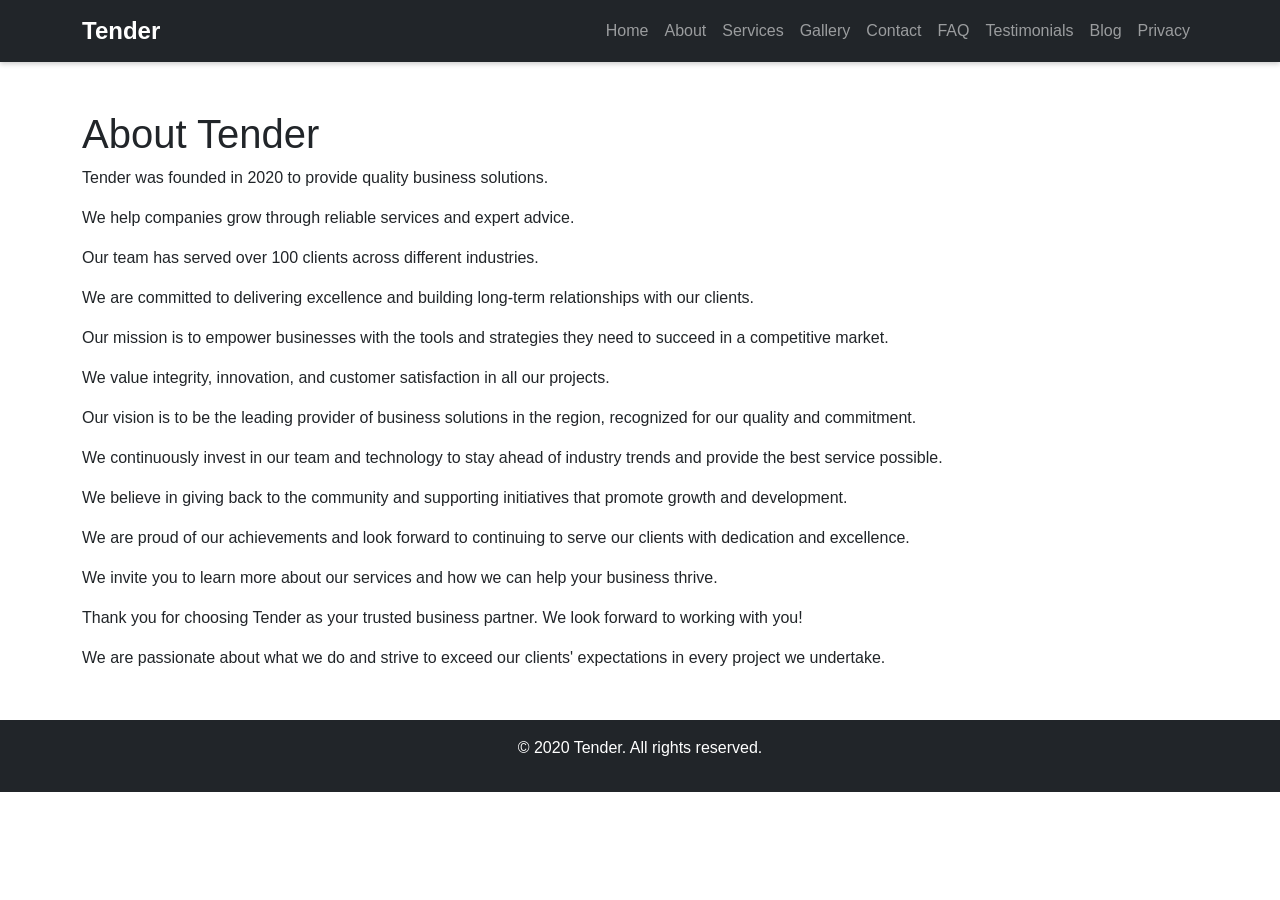
<file: about.html>
<!DOCTYPE html>
<html lang="en">
<head>
    <meta charset="UTF-8">
    <meta name="viewport" content="width=device-width, initial-scale=1.0">
    <title>Tender - About</title>
    <link href="https://cdn.jsdelivr.net/npm/bootstrap@5.3.0-alpha1/dist/css/bootstrap.min.css" rel="stylesheet">
    <link rel="stylesheet" href="styles.css">
</head>
<body class="about-page"></body>
    <nav class="navbar navbar-expand-lg navbar-dark bg-dark">
        <div class="container">
            <a class="navbar-brand" href="index.html">Tender</a>
            <button class="navbar-toggler" type="button" data-bs-toggle="collapse" data-bs-target="#navbarNav">
                <span class="navbar-toggler-icon"></span>
            </button>
            <div class="collapse navbar-collapse" id="navbarNav">
                <ul class="navbar-nav ms-auto">
                    <li class="nav-item"><a class="nav-link" href="Home.html">Home</a></li>
                    <li class="nav-item"><a class="nav-link" href="about.html">About</a></li>
                    <li class="nav-item"><a class="nav-link" href="services.html">Services</a></li>
                    <li class="nav-item"><a class="nav-link" href="gallery.html">Gallery</a></li>
                    <li class="nav-item"><a class="nav-link" href="contact.html">Contact</a></li>
                    <li class="nav-item"><a class="nav-link" href="faq.html">FAQ</a></li>
                    <li class="nav-item"><a class="nav-link" href="testimonials.html">Testimonials</a></li>
                    <li class="nav-item"><a class="nav-link" href="blog.html">Blog</a></li>
                    <li class="nav-item"><a class="nav-link" href="privacy.html">Privacy</a></li>
                </ul>
            </div>
        </div>
    </nav>
    <div class="container my-5">
        <h1>About Tender</h1>
        <p>Tender was founded in 2020 to provide quality business solutions.</p>
        <p>We help companies grow through reliable services and expert advice.</p>
        <p>Our team has served over 100 clients across different industries.</p> 
        <p>We are committed to delivering excellence and building long-term relationships with our clients.</p>
        <p>Our mission is to empower businesses with the tools and strategies they need to succeed in a competitive market.</p> 
        <p>We value integrity, innovation, and customer satisfaction in all our projects.</p>
        <p>Our vision is to be the leading provider of business solutions in the region, recognized for our quality and commitment.</p>
        <p>We continuously invest in our team and technology to stay ahead of industry trends and provide the best service possible.</p>
        <P>We believe in giving back to the community and supporting initiatives that promote growth and development.</p>
        <P>We are proud of our achievements and look forward to continuing to serve our clients with dedication and excellence.</p>
         <p>We invite you to learn more about our services and how we can help your business thrive.</p>
        <P>Thank you for choosing Tender as your trusted business partner. We look forward to working with you!</p>
        </P>We are passionate about what we do and strive to exceed our clients' expectations in every project we undertake.</p>
    </div>
    <footer class="bg-dark text-white text-center py-3">
        <p>&copy; 2020 Tender. All rights reserved.</p>
    </footer>
    <script src="https://cdn.jsdelivr.net/npm/bootstrap@5.3.0-alpha1/dist/js/bootstrap.bundle.min.js"></script>
    <script src="script.js"></script>
    <!-- Back to Top Button -->
<button onclick="topFunction()" id="topBtn" title="Go to top">↑</button>

<style>
/* Back to Top Button Styles */
#topBtn {
    display: none;
    position: fixed;
    bottom: 30px;
    right: 30px;
    z-index: 99;
    border: none;
    outline: none;
    background-color: #3498db;
    color: white;
    cursor: pointer;
    padding: 15px 20px;
    border-radius: 50px;
    font-size: 18px;
    transition: background-color 0.3s ease;
    box-shadow: 0 4px 15px rgba(52, 152, 219, 0.4);
}

#topBtn:hover {
    background-color: #2980b9;
    box-shadow: 0 6px 20px rgba(52, 152, 219, 0.6);
}

/* Dark Mode Back to Top Button */
.dark-mode #topBtn {
    background-color: #0f3460;
    box-shadow: 0 4px 15px rgba(15, 52, 96, 0.4);
}

.dark-mode #topBtn:hover {
    background-color: #1a4a7a;
}
</style>

<script>
// When the user scrolls down 20px, show the button
window.onscroll = function() {
    let btn = document.getElementById('topBtn');
    if (document.body.scrollTop > 20 || document.documentElement.scrollTop > 20) {
        btn.style.display = 'block';
    } else {
        btn.style.display = 'none';
    }
};

// When the user clicks on the button, scroll to the top of the document
function topFunction() {
    window.scrollTo({
        top: 0,
        behavior: 'smooth'
    });
}
</script>
</body>
</html>
</file>
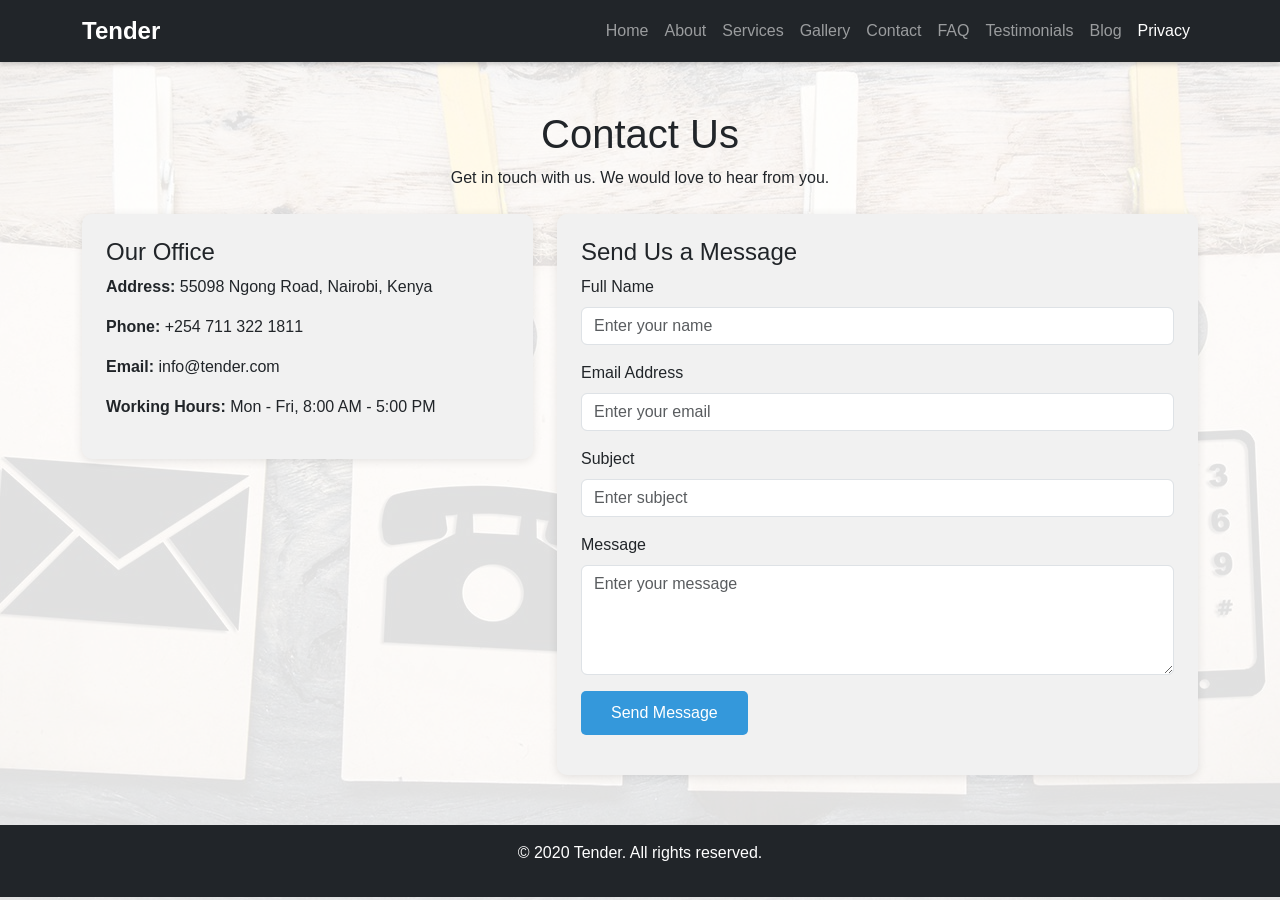
<file: contact.html>
<!DOCTYPE html>
<html lang="en">
<head>
    <meta charset="UTF-8">
    <meta name="viewport" content="width=device-width, initial-scale=1.0">
    <title>Tender - Contact</title>
    <link href="https://cdn.jsdelivr.net/npm/bootstrap@5.3.0-alpha1/dist/css/bootstrap.min.css" rel="stylesheet">
    <link rel="stylesheet" href="styles.css">
</head>
<body class="contact-page"></body>

    <nav class="navbar navbar-expand-lg navbar-dark bg-dark">
        <div class="container">
            <a class="navbar-brand" href="index.html">Tender</a>
            <button class="navbar-toggler" type="button" data-bs-toggle="collapse" data-bs-target="#navbarNav">
                <span class="navbar-toggler-icon"></span>
            </button>
            <div class="collapse navbar-collapse" id="navbarNav">
                <ul class="navbar-nav ms-auto">
                    <li class="nav-item"><a class="nav-link" href="Home.html">Home</a></li>
                    <li class="nav-item"><a class="nav-link" href="about.html">About</a></li>
                    <li class="nav-item"><a class="nav-link" href="services.html">Services</a></li>
                    <li class="nav-item"><a class="nav-link" href="gallery.html">Gallery</a></li>
                    <li class="nav-item"><a class="nav-link" href="contact.html">Contact</a></li>
                    <li class="nav-item"><a class="nav-link" href="faq.html">FAQ</a></li>
                    <li class="nav-item"><a class="nav-link" href="testimonials.html">Testimonials</a></li>
                    <li class="nav-item"><a class="nav-link" href="blog.html">Blog</a></li>
                        <li class="nav-item"><a class="nav-link active" href="privacy.html">Privacy</a></li>

                </ul>
            </div>
        </div>
    </nav>

    <div class="container my-5">
        <h1 class="text-center">Contact Us</h1>
        <p class="text-center mb-4">Get in touch with us. We would love to hear from you.</p>

        <div class="row">
            <!-- Contact Information -->
            <div class="col-md-5 mb-4">
                <div class="card p-4">
                    <h4>Our Office</h4>
                    <p><strong>Address:</strong> 55098 Ngong Road, Nairobi, Kenya</p>
                    <p><strong>Phone:</strong> +254 711 322 1811</p>
                    <p><strong>Email:</strong> info@tender.com</p>
                    <p><strong>Working Hours:</strong> Mon - Fri, 8:00 AM - 5:00 PM</p>
                </div>
            </div>

            <!-- Contact Form -->
            <div class="col-md-7">
                <div class="card p-4">
                    <h4>Send Us a Message</h4>
                    <form id="contactForm">
                        <div class="mb-3">
                            <label for="name" class="form-label">Full Name</label>
                            <input type="text" class="form-control" id="name" placeholder="Enter your name">
                            <div class="error-message text-danger" id="nameError"></div>
                        </div>

                        <div class="mb-3">
                            <label for="email" class="form-label">Email Address</label>
                            <input type="email" class="form-control" id="email" placeholder="Enter your email">
                            <div class="error-message text-danger" id="emailError"></div>
                        </div>

                        <div class="mb-3">
                            <label for="subject" class="form-label">Subject</label>
                            <input type="text" class="form-control" id="subject" placeholder="Enter subject">
                            <div class="error-message text-danger" id="subjectError"></div>
                        </div>

                        <div class="mb-3">
                            <label for="message" class="form-label">Message</label>
                            <textarea class="form-control" id="message" rows="4" placeholder="Enter your message"></textarea>
                            <div class="error-message text-danger" id="messageError"></div>
                        </div>

                        <button type="submit" class="btn btn-primary">Send Message</button>
                        <div id="formSuccess" class="mt-3"></div>
                    </form>
                </div>
            </div>
        </div>
    </div>

    <footer class="bg-dark text-white text-center py-3">
        <p>&copy; 2020 Tender. All rights reserved.</p>
    </footer>

    <script src="https://cdn.jsdelivr.net/npm/bootstrap@5.3.0-alpha1/dist/js/bootstrap.bundle.min.js"></script>
     <script srscript.js"></script>
    <!-- Back to Top Button -->
<button onclick="topFunction()" id="topBtn" title="Go to top">↑</button>

<style>
/* Back to Top Button Styles */
#topBtn {
    display: none;
    position: fixed;
    bottom: 30px;
    right: 30px;
    z-index: 99;
    border: none;
    outline: none;
    background-color: #3498db;
    color: white;
    cursor: pointer;
    padding: 15px 20px;
    border-radius: 50px;
    font-size: 18px;
    transition: background-color 0.3s ease;
    box-shadow: 0 4px 15px rgba(52, 152, 219, 0.4);
}

#topBtn:hover {
    background-color: #2980b9;
    box-shadow: 0 6px 20px rgba(52, 152, 219, 0.6);
}

/* Dark Mode Back to Top Button */
.dark-mode #topBtn {
    background-color: #0f3460;
    box-shadow: 0 4px 15px rgba(15, 52, 96, 0.4);
}

.dark-mode #topBtn:hover {
    background-color: #1a4a7a;
}
</style>

<script>
// When the user scrolls down 20px, show the button
window.onscroll = function() {
    let btn = document.getElementById('topBtn');
    if (document.body.scrollTop > 20 || document.documentElement.scrollTop > 20) {
        btn.style.display = 'block';
    } else {
        btn.style.display = 'none';
    }
};

// When the user clicks on the button, scroll to the top of the document
function topFunction() {
    window.scrollTo({
        top: 0,
        behavior: 'smooth'
    });
}
</script>
</body>
</html>
</file>
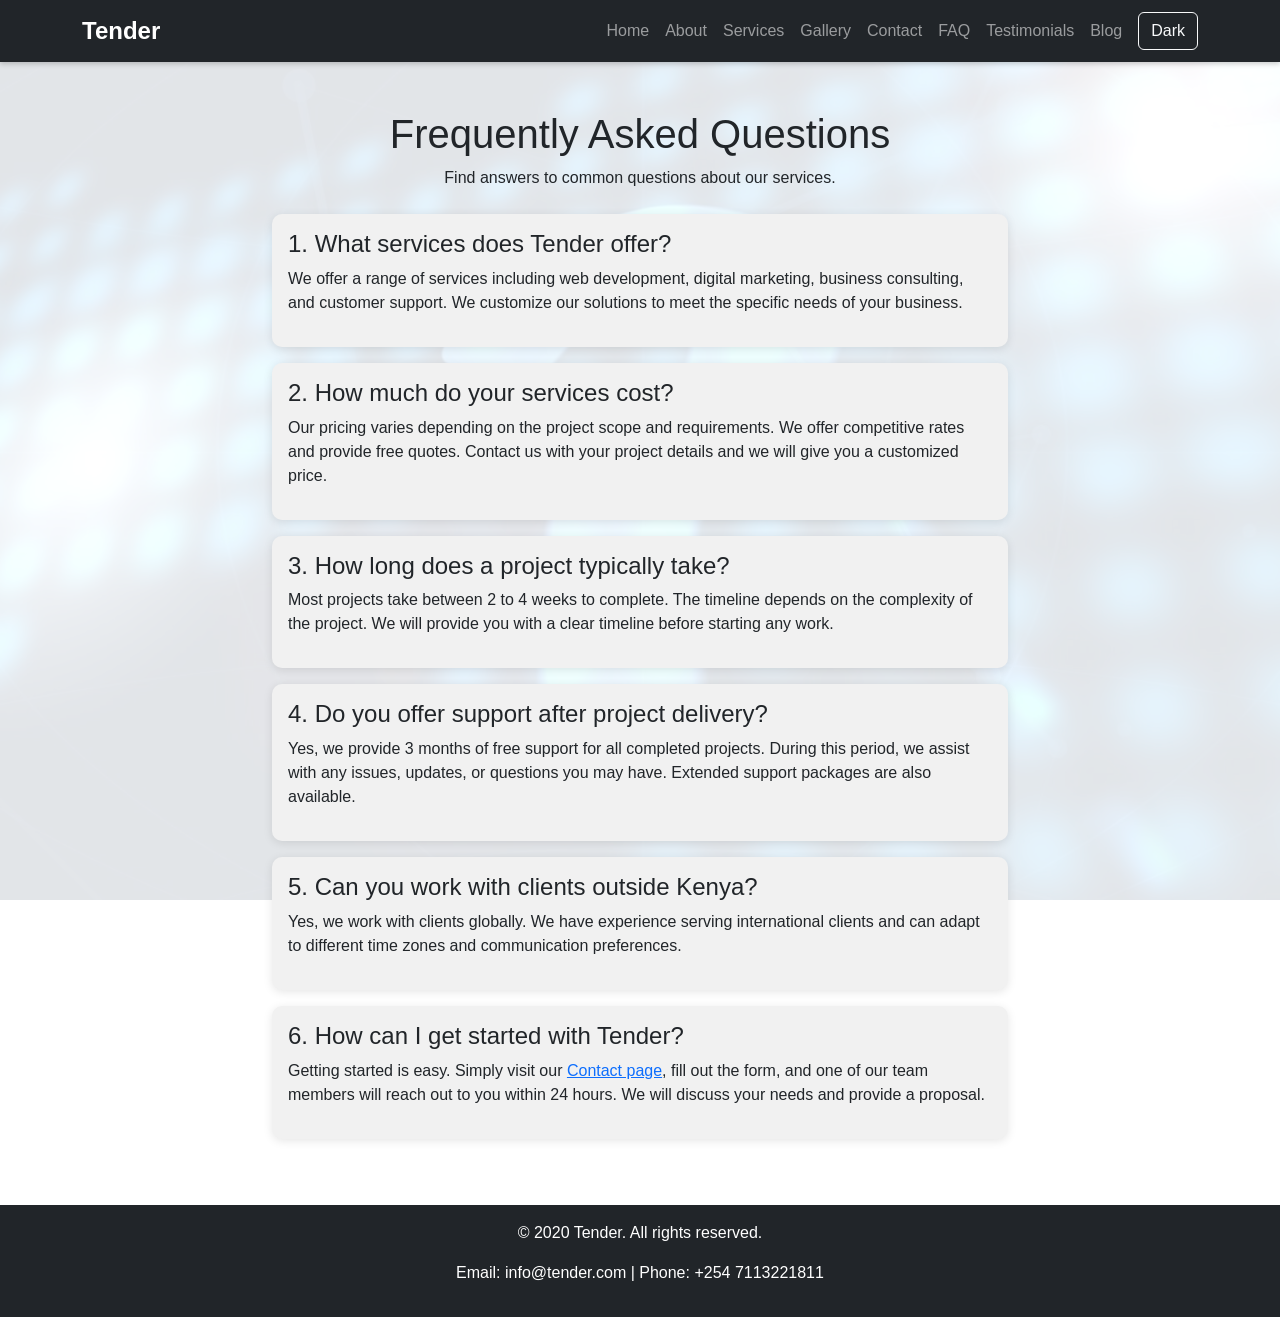
<file: faq.html>
<!DOCTYPE html>
<html lang="en">
<head>
    <meta charset="UTF-8">
    <meta name="viewport" content="width=device-width, initial-scale=1.0">
    <title>Tender - FAQ</title>
    <link href="https://cdn.jsdelivr.net/npm/bootstrap@5.3.0-alpha1/dist/css/bootstrap.min.css" rel="stylesheet">
    <link rel="stylesheet" href="styles.css">
</head>
<body class="faq-page"></body>

    <nav class="navbar navbar-expand-lg navbar-dark bg-dark">
        <div class="container">
            <a class="navbar-brand" href="index.html">Tender</a>
            <button class="navbar-toggler" type="button" data-bs-toggle="collapse" data-bs-target="#navbarNav">
                <span class="navbar-toggler-icon"></span>
            </button>
            <div class="collapse navbar-collapse" id="navbarNav">
                <ul class="navbar-nav ms-auto">
                    <li class="nav-item"><a class="nav-link" href="Home.html">Home</a></li>
                    <li class="nav-item"><a class="nav-link" href="about.html">About</a></li>
                    <li class="nav-item"><a class="nav-link" href="services.html">Services</a></li>
                    <li class="nav-item"><a class="nav-link" href="gallery.html">Gallery</a></li>
                    <li class="nav-item"><a class="nav-link" href="contact.html">Contact</a></li>
                    <li class="nav-item"><a class="nav-link" href="faq.html">FAQ</a></li>
                    <li class="nav-item"><a class="nav-link" href="testimonials.html">Testimonials</a></li>
                    <li class="nav-item"><a class="nav-link" href="blog.html">Blog</a></li> 
                </ul>
                <button id="darkModeToggle" class="btn btn-outline-light ms-2"> Dark</button>
            </div>
        </div>
    </nav>

    <div class="container my-5">
        <h1 class="text-center">Frequently Asked Questions</h1>
        <p class="text-center mb-4">Find answers to common questions about our services.</p>

        <div class="row">
            <div class="col-lg-8 mx-auto">
                
                <!-- Question 1 -->
                <div class="card mb-3">
                    <div class="card-body">
                        <h4>1. What services does Tender offer?</h4>
                        <p>We offer a range of services including web development, digital marketing, business consulting, and customer support. We customize our solutions to meet the specific needs of your business.</p>
                    </div>
                </div>

                <!-- Question 2 -->
                <div class="card mb-3">
                    <div class="card-body">
                        <h4>2. How much do your services cost?</h4>
                        <p>Our pricing varies depending on the project scope and requirements. We offer competitive rates and provide free quotes. Contact us with your project details and we will give you a customized price.</p>
                    </div>
                </div>

                <!-- Question 3 -->
                <div class="card mb-3">
                    <div class="card-body">
                        <h4>3. How long does a project typically take?</h4>
                        <p>Most projects take between 2 to 4 weeks to complete. The timeline depends on the complexity of the project. We will provide you with a clear timeline before starting any work.</p>
                    </div>
                </div>

                <!-- Question 4 -->
                <div class="card mb-3">
                    <div class="card-body">
                        <h4>4. Do you offer support after project delivery?</h4>
                        <p>Yes, we provide 3 months of free support for all completed projects. During this period, we assist with any issues, updates, or questions you may have. Extended support packages are also available.</p>
                    </div>
                </div>

                <!-- Question 5 -->
                <div class="card mb-3">
                    <div class="card-body">
                        <h4>5. Can you work with clients outside Kenya?</h4>
                        <p>Yes, we work with clients globally. We have experience serving international clients and can adapt to different time zones and communication preferences.</p>
                    </div>
                </div>

                <!-- Question 6 -->
                <div class="card mb-3">
                    <div class="card-body">
                        <h4>6. How can I get started with Tender?</h4>
                        <p>Getting started is easy. Simply visit our <a href="contact.html">Contact page</a>, fill out the form, and one of our team members will reach out to you within 24 hours. We will discuss your needs and provide a proposal.</p>
                    </div>
                </div>

            </div>
        </div>
    </div>

    <footer class="bg-dark text-white text-center py-3">
        <div class="container">
            <p>&copy; 2020 Tender. All rights reserved.</p>
            <p>Email: info@tender.com | Phone: +254 7113221811</p>
        </div>
    </footer>

    <script src="https://cdn.jsdelivr.net/npm/bootstrap@5.3.0-alpha1/dist/js/bootstrap.bundle.min.js"></script>
    <script src="script.js"></script>
    <!-- Back to Top Button -->
<button onclick="topFunction()" id="topBtn" title="Go to top">↑</button>

<style>
/* Back to Top Button Styles */
#topBtn {
    display: none;
    position: fixed;
    bottom: 30px;
    right: 30px;
    z-index: 99;
    border: none;
    outline: none;
    background-color: #3498db;
    color: white;
    cursor: pointer;
    padding: 15px 20px;
    border-radius: 50px;
    font-size: 18px;
    transition: background-color 0.3s ease;
    box-shadow: 0 4px 15px rgba(52, 152, 219, 0.4);
}

#topBtn:hover {
    background-color: #2980b9;
    box-shadow: 0 6px 20px rgba(52, 152, 219, 0.6);
}

/* Dark Mode Back to Top Button */
.dark-mode #topBtn {
    background-color: #0f3460;
    box-shadow: 0 4px 15px rgba(15, 52, 96, 0.4);
}

.dark-mode #topBtn:hover {
    background-color: #1a4a7a;
}
</style>

<script>
// When the user scrolls down 20px, show the button
window.onscroll = function() {
    let btn = document.getElementById('topBtn');
    if (document.body.scrollTop > 20 || document.documentElement.scrollTop > 20) {
        btn.style.display = 'block';
    } else {
        btn.style.display = 'none';
    }
};

// When the user clicks on the button, scroll to the top of the document
function topFunction() {
    window.scrollTo({
        top: 0,
        behavior: 'smooth'
    });
}
</script>
</body>
</html>
</file>
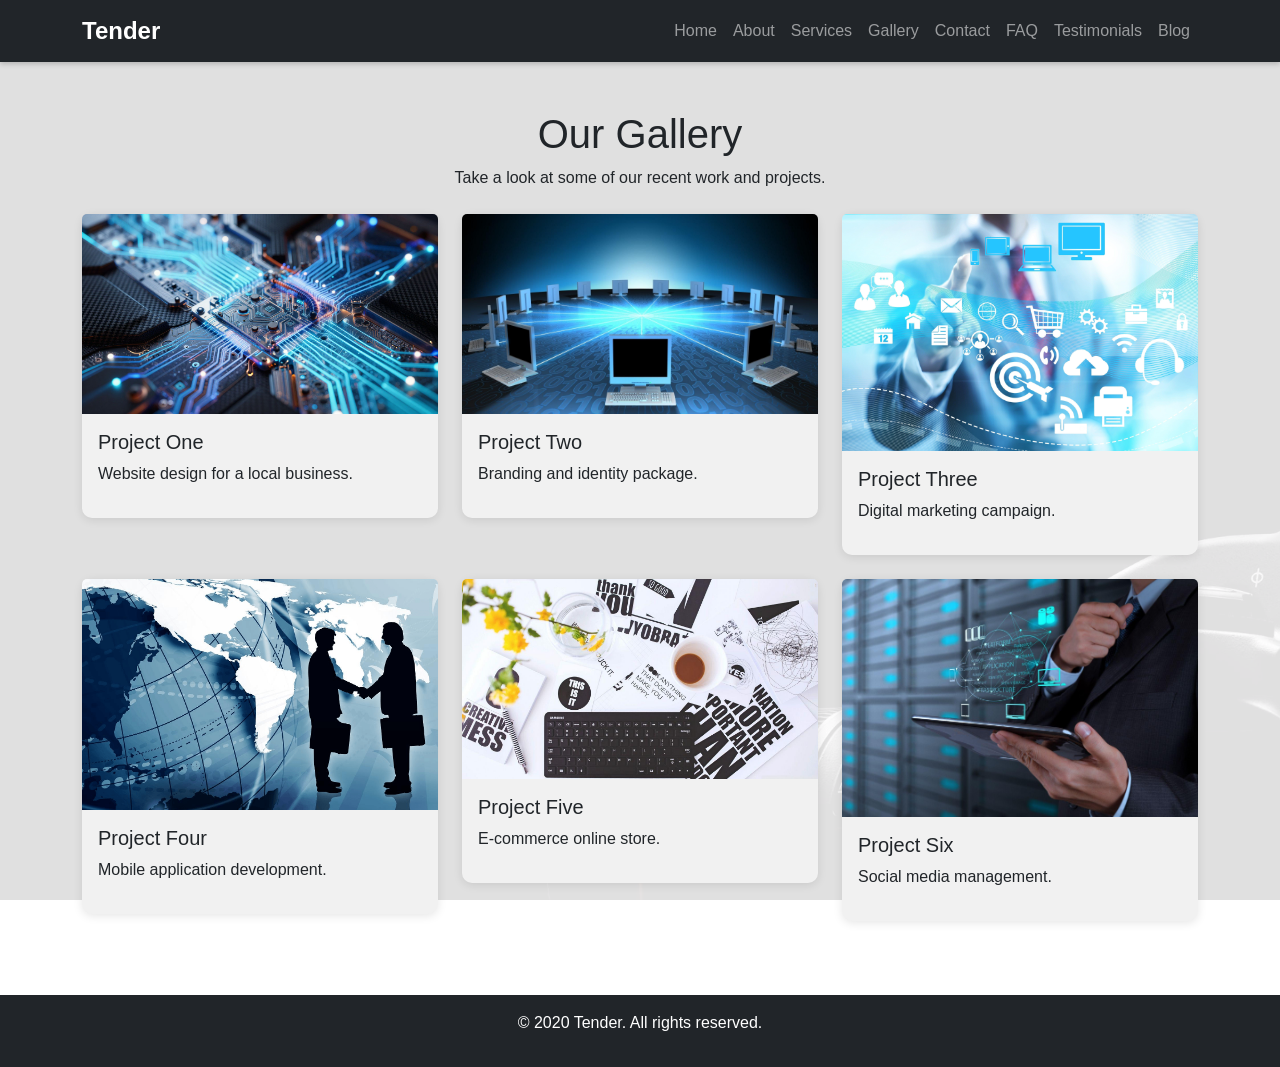
<file: gallery.html>
<!DOCTYPE html>
<html lang="en">
<head>
    <meta charset="UTF-8">
    <meta name="viewport" content="width=device-width, initial-scale=1.0">
    <title>Tender - Gallery</title>
    <link href="https://cdn.jsdelivr.net/npm/bootstrap@5.3.0-alpha1/dist/css/bootstrap.min.css" rel="stylesheet">
    <link rel="stylesheet" href="styles.css">
</head>
<body class="gallery-page"></body>

    <nav class="navbar navbar-expand-lg navbar-dark bg-dark">
        <div class="container">
            <a class="navbar-brand" href="Home.html">Tender</a>
            <button class="navbar-toggler" type="button" data-bs-toggle="collapse" data-bs-target="#navbarNav">
                <span class="navbar-toggler-icon"></span>
            </button>
            <div class="collapse navbar-collapse" id="navbarNav">
                <ul class="navbar-nav ms-auto">
                    <li class="nav-item"><a class="nav-link" href="Home.html">Home</a></li>
                    <li class="nav-item"><a class="nav-link" href="about.html">About</a></li>
                    <li class="nav-item"><a class="nav-link" href="services.html">Services</a></li>
                    <li class="nav-item"><a class="nav-link" href="gallery.html">Gallery</a></li>
                    <li class="nav-item"><a class="nav-link" href="contact.html">Contact</a></li>
                    <li class="nav-item"><a class="nav-link" href="faq.html">FAQ</a></li>
                    <li class="nav-item"><a class="nav-link" href="testimonials.html">Testimonials</a></li>
                    <li class="nav-item"><a class="nav-link" href="blog.html">Blog</a></li>
                        
                </ul>
            </div>
        </div>
    </nav>

    <div class="container my-5">
        <h1 class="text-center">Our Gallery</h1>
        <p class="text-center mb-4">Take a look at some of our recent work and projects.</p>

        <div class="row">
            <!-- Photo 1 -->
            <div class="col-md-4 mb-4">
                <div class="card">
                    <img src="images/moja.jpeg" class="card-img-top" alt="Project 1">
                    <div class="card-body">
                        <h5>Project One</h5>
                        <p>Website design for a local business.</p>
                    </div>
                </div>
            </div>

            <!-- Photo 2 -->
            <div class="col-md-4 mb-4">
                <div class="card">
                    <img src="images/mbili.jpg" class="card-img-top" alt="Project 2">
                    <div class="card-body">
                        <h5>Project Two</h5>
                        <p>Branding and identity package.</p>
                    </div>
                </div>
            </div>

            <!-- Photo 3 -->
            <div class="col-md-4 mb-4">
                <div class="card">
                    <img src="images/tatu.jpg" class="card-img-top" alt="Project 3">
                    <div class="card-body">
                        <h5>Project Three</h5>
                        <p>Digital marketing campaign.</p>
                    </div>
                </div>
            </div>

            <!-- Photo 4 -->
            <div class="col-md-4 mb-4">
                <div class="card">
                    <img src="images/nne.png" class="card-img-top" alt="Project 4">
                    <div class="card-body">
                        <h5>Project Four</h5>
                        <p>Mobile application development.</p>
                    </div>
                </div>
            </div>

            <!-- Photo 5 -->
            <div class="col-md-4 mb-4">
                <div class="card">
                    <img src="images/tano.jpg" class="card-img-top" alt="Project 5">
                    <div class="card-body">
                        <h5>Project Five</h5>
                        <p>E-commerce online store.</p>
                    </div>
                </div>
            </div>

            <!-- Photo 6 -->
            <div class="col-md-4 mb-4">
                <div class="card">
                    <img src="images/sita.jpg" class="card-img-top" alt="Project 6">
                    <div class="card-body">
                        <h5>Project Six</h5>
                        <p>Social media management.</p>
                    </div>
                </div>
            </div>
        </div>
    </div>

    <footer class="bg-dark text-white text-center py-3">
        <p>&copy; 2020 Tender. All rights reserved.</p>
    </footer>

    <script src="https://cdn.jsdelivr.net/npm/bootstrap@5.3.0-alpha1/dist/js/bootstrap.bundle.min.js"></script>
    <script src ="script.js"></script>
    <!-- Back to Top Button -->
<button onclick="topFunction()" id="topBtn" title="Go to top">↑</button>

<style>
/* Back to Top Button Styles */
#topBtn {
    display: none;
    position: fixed;
    bottom: 30px;
    right: 30px;
    z-index: 99;
    border: none;
    outline: none;
    background-color: #3498db;
    color: white;
    cursor: pointer;
    padding: 15px 20px;
    border-radius: 50px;
    font-size: 18px;
    transition: background-color 0.3s ease;
    box-shadow: 0 4px 15px rgba(52, 152, 219, 0.4);
}

#topBtn:hover {
    background-color: #2980b9;
    box-shadow: 0 6px 20px rgba(52, 152, 219, 0.6);
}

/* Dark Mode Back to Top Button */
.dark-mode #topBtn {
    background-color: #0f3460;
    box-shadow: 0 4px 15px rgba(15, 52, 96, 0.4);
}

.dark-mode #topBtn:hover {
    background-color: #1a4a7a;
}
</style>

<script>
// When the user scrolls down 20px, show the button
window.onscroll = function() {
    let btn = document.getElementById('topBtn');
    if (document.body.scrollTop > 20 || document.documentElement.scrollTop > 20) {
        btn.style.display = 'block';
    } else {
        btn.style.display = 'none';
    }
};

// When the user clicks on the button, scroll to the top of the document
function topFunction() {
    window.scrollTo({
        top: 0,
        behavior: 'smooth'
    });
}
</script>
</body>
</html>
</file>
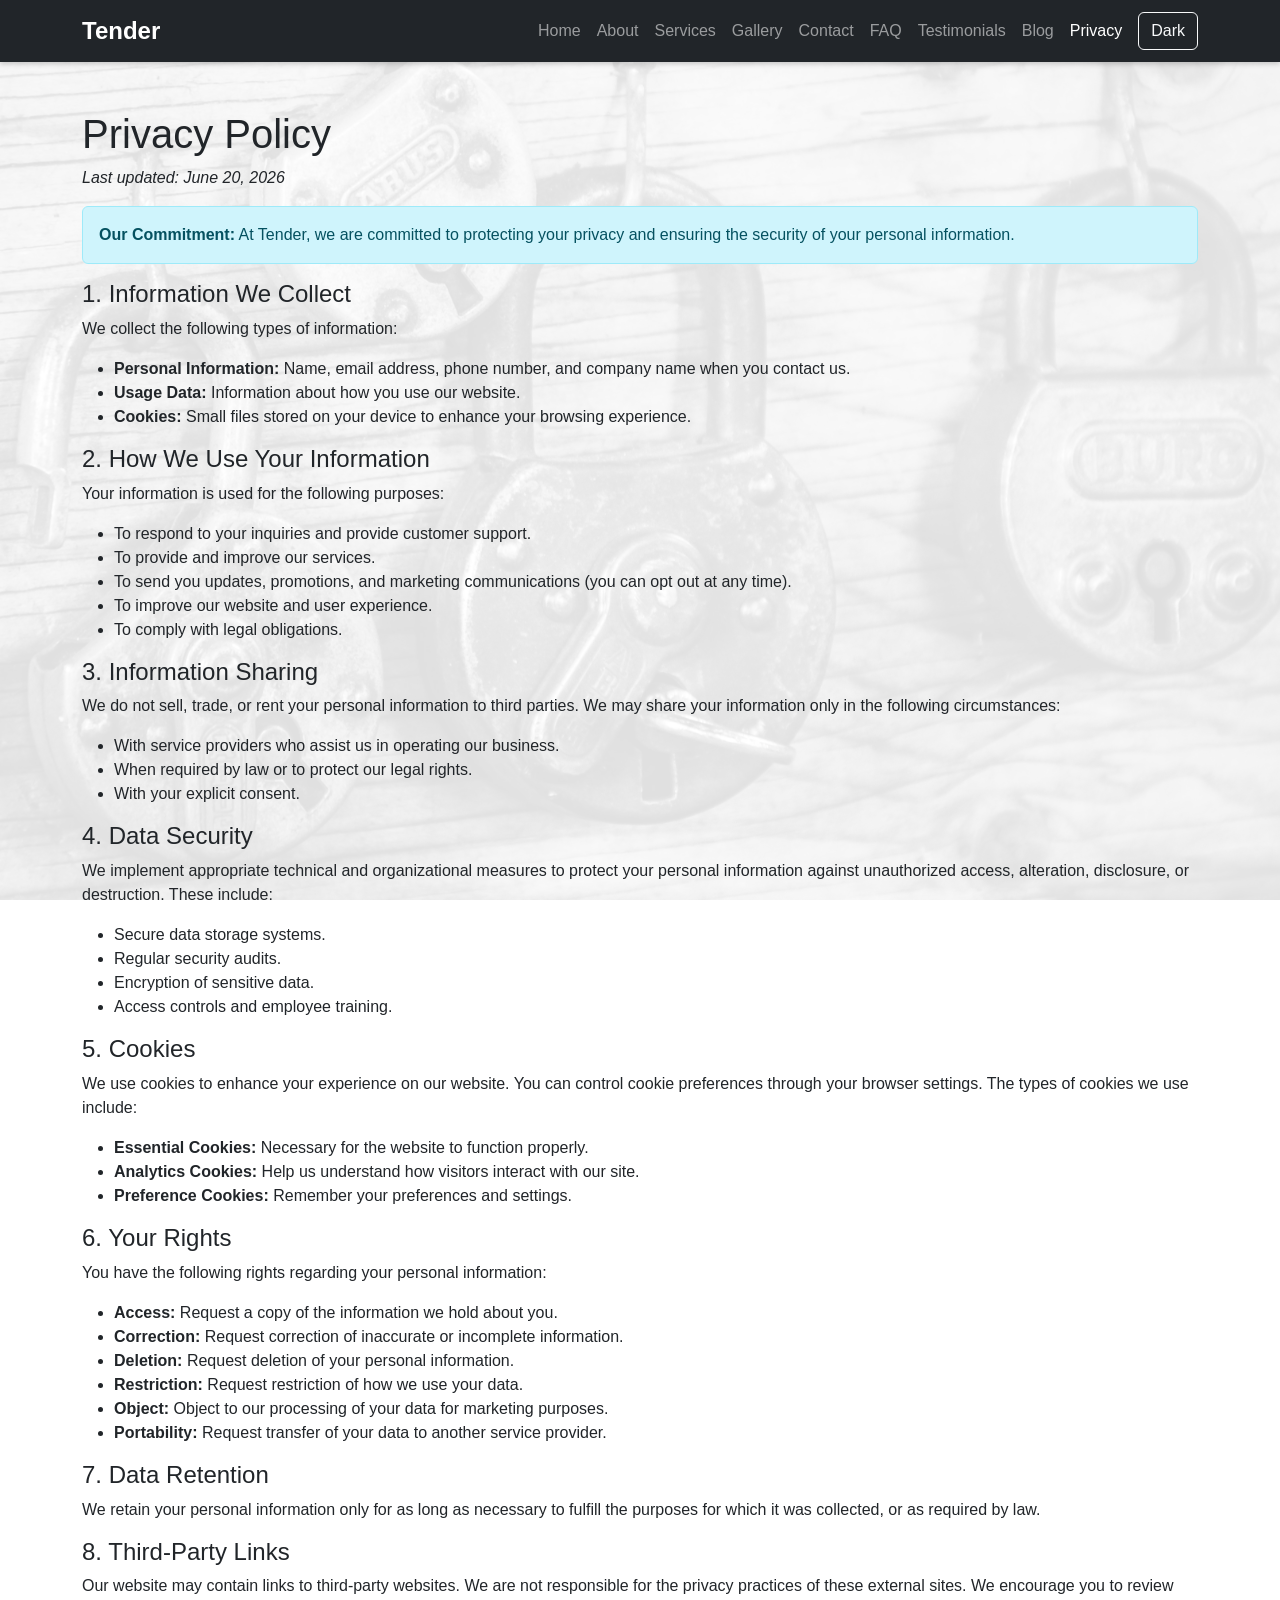
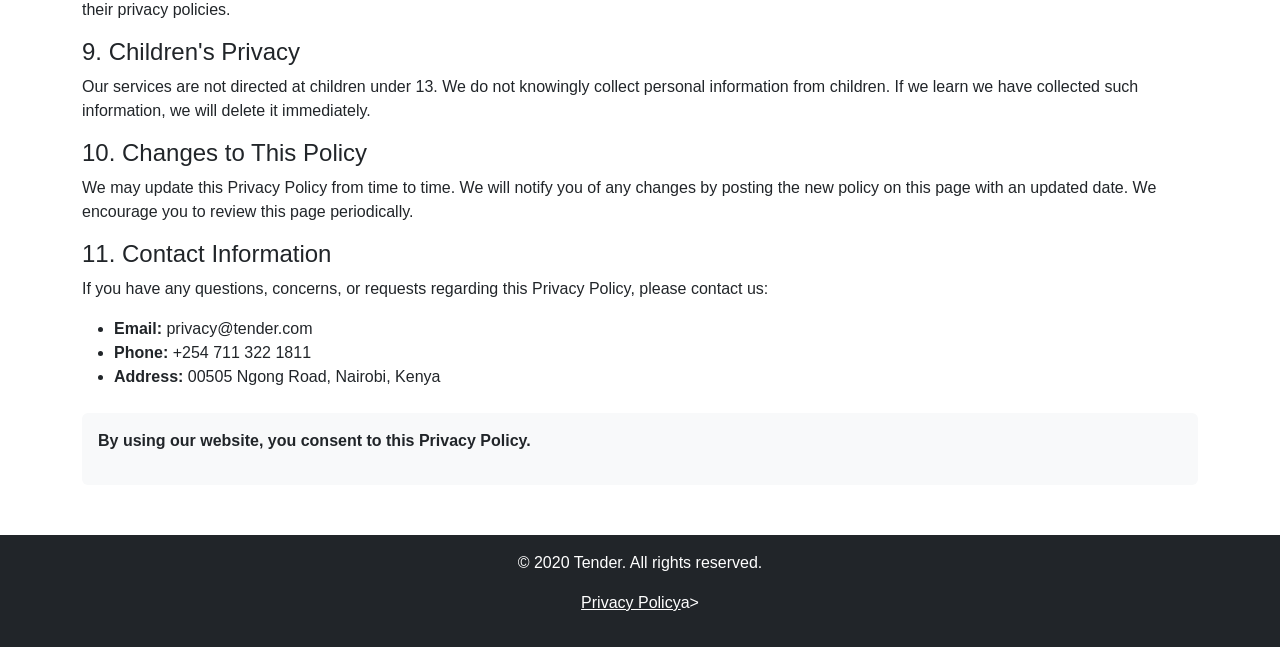
<file: privacy.html>
<!DOCTYPE html>
<html lang="en">
<head>
    <meta charset="UTF-8">
    <meta name="viewport" content="width=device-width, initial-scale=1.0">
    <title>Tender - Privacy Policy</title>
    <link href="https://cdn.jsdelivr.net/npm/bootstrap@5.3.0-alpha1/dist/css/bootstrap.min.css" rel="stylesheet">
    <link rel="stylesheet" href="styles.css">
</head>
<body class="privacy-page"></body>

    <nav class="navbar navbar-expand-lg navbar-dark bg-dark">
        <div class="container">
            <a class="navbar-brand" href="index.html">Tender</a>
            <button class="navbar-toggler" type="button" data-bs-toggle="collapse" data-bs-target="#navbarNav">
                <span class="navbar-toggler-icon"></span>
            </button>
            <div class="collapse navbar-collapse" id="navbarNav">
                <ul class="navbar-nav ms-auto">
                    <li class="nav-item"><a class="nav-link" href="index.html">Home</a></li>
                    <li class="nav-item"><a class="nav-link" href="about.html">About</a></li>
                    <li class="nav-item"><a class="nav-link" href="services.html">Services</a></li>
                    <li class="nav-item"><a class="nav-link" href="gallery.html">Gallery</a></li>
                    <li class="nav-item"><a class="nav-link" href="contact.html">Contact</a></li>
                    <li class="nav-item"><a class="nav-link" href="faq.html">FAQ</a></li>
                    <li class="nav-item"><a class="nav-link" href="testimonials.html">Testimonials</a></li>
                    <li class="nav-item"><a class="nav-link" href="blog.html">Blog</a></li>
                    <li class="nav-item"><a class="nav-link active" href="privacy.html">Privacy</a></li>
                </ul>
                <button id="darkModeToggle" class="btn btn-outline-light ms-2"> Dark</button>
            </div>
        </div>
    </nav>

    <div class="container my-5">
        <h1>Privacy Policy</h1>
        <p><em>Last updated: June 20, 2026</em></p>

        <div class="alert alert-info">
            <strong>Our Commitment:</strong> At Tender, we are committed to protecting your privacy and ensuring the security of your personal information.
        </div>

        <h4>1. Information We Collect</h4>
        <p>We collect the following types of information:</p>
        <ul>
            <li><strong>Personal Information:</strong> Name, email address, phone number, and company name when you contact us.</li>
            <li><strong>Usage Data:</strong> Information about how you use our website.</li>
            <li><strong>Cookies:</strong> Small files stored on your device to enhance your browsing experience.</li>
        </ul>

        <h4>2. How We Use Your Information</h4>
        <p>Your information is used for the following purposes:</p>
        <ul>
            <li>To respond to your inquiries and provide customer support.</li>
            <li>To provide and improve our services.</li>
            <li>To send you updates, promotions, and marketing communications (you can opt out at any time).</li>
            <li>To improve our website and user experience.</li>
            <li>To comply with legal obligations.</li>
        </ul>

        <h4>3. Information Sharing</h4>
        <p>We do not sell, trade, or rent your personal information to third parties. We may share your information only in the following circumstances:</p>
        <ul>
            <li>With service providers who assist us in operating our business.</li>
            <li>When required by law or to protect our legal rights.</li>
            <li>With your explicit consent.</li>
        </ul>

        <h4>4. Data Security</h4>
        <p>We implement appropriate technical and organizational measures to protect your personal information against unauthorized access, alteration, disclosure, or destruction. These include:</p>
        <ul>
            <li>Secure data storage systems.</li>
            <li>Regular security audits.</li>
            <li>Encryption of sensitive data.</li>
            <li>Access controls and employee training.</li>
        </ul>

        <h4>5. Cookies</h4>
        <p>We use cookies to enhance your experience on our website. You can control cookie preferences through your browser settings. The types of cookies we use include:</p>
        <ul>
            <li><strong>Essential Cookies:</strong> Necessary for the website to function properly.</li>
            <li><strong>Analytics Cookies:</strong> Help us understand how visitors interact with our site.</li>
            <li><strong>Preference Cookies:</strong> Remember your preferences and settings.</li>
        </ul>

        <h4>6. Your Rights</h4>
        <p>You have the following rights regarding your personal information:</p>
        <ul>
            <li><strong>Access:</strong> Request a copy of the information we hold about you.</li>
            <li><strong>Correction:</strong> Request correction of inaccurate or incomplete information.</li>
            <li><strong>Deletion:</strong> Request deletion of your personal information.</li>
            <li><strong>Restriction:</strong> Request restriction of how we use your data.</li>
            <li><strong>Object:</strong> Object to our processing of your data for marketing purposes.</li>
            <li><strong>Portability:</strong> Request transfer of your data to another service provider.</li>
        </ul>

        <h4>7. Data Retention</h4>
        <p>We retain your personal information only for as long as necessary to fulfill the purposes for which it was collected, or as required by law.</p>

        <h4>8. Third-Party Links</h4>
        <p>Our website may contain links to third-party websites. We are not responsible for the privacy practices of these external sites. We encourage you to review their privacy policies.</p>

        <h4>9. Children's Privacy</h4>
        <p>Our services are not directed at children under 13. We do not knowingly collect personal information from children. If we learn we have collected such information, we will delete it immediately.</p>

        <h4>10. Changes to This Policy</h4>
        <p>We may update this Privacy Policy from time to time. We will notify you of any changes by posting the new policy on this page with an updated date. We encourage you to review this page periodically.</p>

        <h4>11. Contact Information</h4>
        <p>If you have any questions, concerns, or requests regarding this Privacy Policy, please contact us:</p>
        <ul>
            <li><strong>Email:</strong> privacy@tender.com</li>
            <li><strong>Phone:</strong> +254 711 322 1811</li>
            <li><strong>Address:</strong> 00505 Ngong Road, Nairobi, Kenya</li>
        </ul>

        <div class="mt-4 p-3 bg-light rounded">
            <p><strong>By using our website, you consent to this Privacy Policy.</strong></p>
        </div>
    </div>

    <footer class="bg-dark text-white text-center py-3">
        <div class="container">
            <p>&copy; 2020 Tender. All rights reserved.</p>
            <p><a href="privacy.html" class="text-white">Privacy Policy</a>a>
        </div>
    </footer>

    <script src="https://cdn.jsdelivr.net/npm/bootstrap@5.3.0-alpha1/dist/js/bootstrap.bundle.min.js"></script>
    <script src="script.js"></script>
    <!-- Back to Top Button -->
<button onclick="topFunction()" id="topBtn" title="Go to top">↑</button>

<style>
/* Back to Top Button Styles */
#topBtn {
    display: none;
    position: fixed;
    bottom: 30px;
    right: 30px;
    z-index: 99;
    border: none;
    outline: none;
    background-color: #3498db;
    color: white;
    cursor: pointer;
    padding: 15px 20px;
    border-radius: 50px;
    font-size: 18px;
    transition: background-color 0.3s ease;
    box-shadow: 0 4px 15px rgba(52, 152, 219, 0.4);
}

#topBtn:hover {
    background-color: #2980b9;
    box-shadow: 0 6px 20px rgba(52, 152, 219, 0.6);
}

/* Dark Mode Back to Top Button */
.dark-mode #topBtn {
    background-color: #0f3460;
    box-shadow: 0 4px 15px rgba(15, 52, 96, 0.4);
}

.dark-mode #topBtn:hover {
    background-color: #1a4a7a;
}
</style>

<script>
// When the user scrolls down 20px, show the button
window.onscroll = function() {
    let btn = document.getElementById('topBtn');
    if (document.body.scrollTop > 20 || document.documentElement.scrollTop > 20) {
        btn.style.display = 'block';
    } else {
        btn.style.display = 'none';
    }
};

// When the user clicks on the button, scroll to the top of the document
function topFunction() {
    window.scrollTo({
        top: 0,
        behavior: 'smooth'
    });
}
</script>
</body>
</html>
</file>
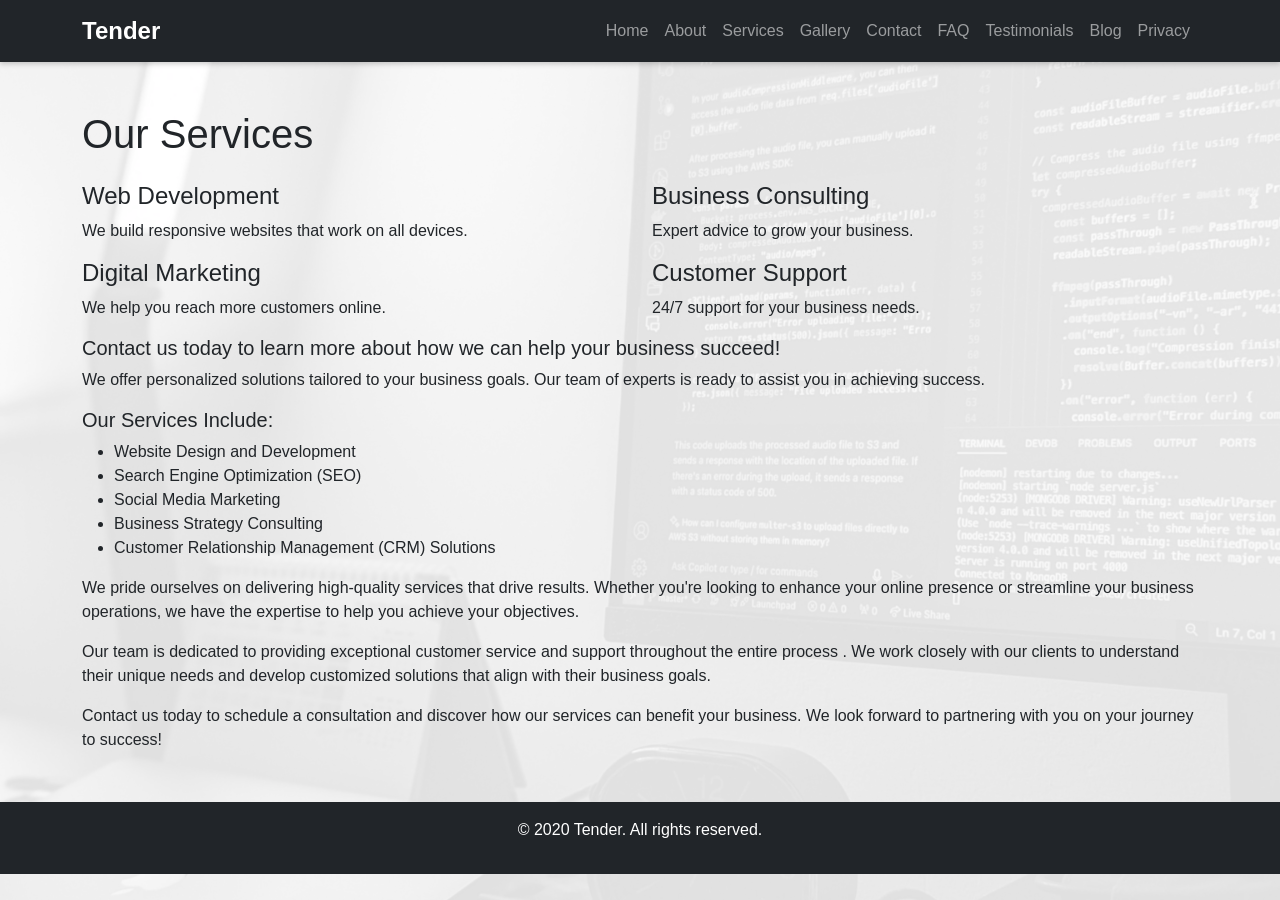
<file: services.html>
<!DOCTYPE html>
<html lang="en">
<head>
    <meta charset="UTF-8">
    <meta name="viewport" content="width=device-width, initial-scale=1.0">
    <title>Tender - Services</title>
    <link href="https://cdn.jsdelivr.net/npm/bootstrap@5.3.0-alpha1/dist/css/bootstrap.min.css" rel="stylesheet">
    <link rel="stylesheet" href="styles.css">
</head>
<body class="services-page"></body>
    <nav class="navbar navbar-expand-lg navbar-dark bg-dark">
        <div class="container">
            <a class="navbar-brand" href="index.html">Tender</a>
            <button class="navbar-toggler" type="button" data-bs-toggle="collapse" data-bs-target="#navbarNav">
                <span class="navbar-toggler-icon"></span>
            </button>
            <div class="collapse navbar-collapse" id="navbarNav">
                <ul class="navbar-nav ms-auto">
                    <li class="nav-item"><a class="nav-link" href="Home.html">Home</a></li>
                    <li class="nav-item"><a class="nav-link" href="about.html">About</a></li>
                    <li class="nav-item"><a class="nav-link" href="services.html">Services</a></li>
                    <li class="nav-item"><a class="nav-link" href="gallery.html">Gallery</a></li>
                    <li class="nav-item"><a class="nav-link" href="contact.html">Contact</a></li>
                    <li class="nav-item"><a class="nav-link" href="faq.html">FAQ</a></li>
                    <li class="nav-item"><a class="nav-link" href="testimonials.html">Testimonials</a></li>
                    <li class="nav-item"><a class="nav-link" href="blog.html">Blog</a></li>
                    <li class="nav-item"><a class="nav-link" href="privacy.html">Privacy</a></li>
                </ul>
            </div>
        </div>
    </nav>
    <div class="container my-5">
        <h1>Our Services</h1>
        <div class="row mt-4">
            <div class="col-md-6">
                <h4>Web Development</h4>
                <p>We build responsive websites that work on all devices.</p>
                <h4>Digital Marketing</h4>
                <p>We help you reach more customers online.</p>
            </div>
            <div class="col-md-6">
                <h4>Business Consulting</h4>
                <p>Expert advice to grow your business.</p>
                <h4>Customer Support</h4>
                <p>24/7 support for your business needs.</p>
            </div>
        </div>
        <h5> Contact us today to learn more about how we can help your business succeed!</h5>
        <p>We offer personalized solutions tailored to your business goals. Our team of experts is ready to assist you in achieving success.</p>
        <h5>Our Services Include:</h5>
        <ul>
            <li>Website Design and Development</li>
            <li>Search Engine Optimization (SEO)</li>
            <li>Social Media Marketing</li>
            <li>Business Strategy Consulting</li>
            <li>Customer Relationship Management (CRM) Solutions</li>
        </ul>
        <p>We pride ourselves on delivering high-quality services that drive results. Whether you're looking to enhance your online presence or streamline your business operations, we have the expertise to help you achieve your objectives.</p>
        <p>Our team is dedicated to providing exceptional customer service and support throughout the entire process    . We work closely with our clients to understand their unique needs and develop customized solutions that align with their business goals.</p>
        <p>Contact us today to schedule a consultation and discover how our services can benefit your business. We look forward to partnering with you on your journey to success!</p>
    </div>
    </div>
    <footer class="bg-dark text-white text-center py-3">
        <p>&copy; 2020 Tender. All rights reserved.</p>
    </footer>
    <script src="https://cdn.jsdelivr.net/npm/bootstrap@5.3.0-alpha1/dist/js/bootstrap.bundle.min.js"></script>
    <script src="script.js"></script>
    <!-- Back to Top Button -->
<button onclick="topFunction()" id="topBtn" title="Go to top">↑</button>

<style>
/* Back to Top Button Styles */
#topBtn {
    display: none;
    position: fixed;
    bottom: 30px;
    right: 30px;
    z-index: 99;
    border: none;
    outline: none;
    background-color: #3498db;
    color: white;
    cursor: pointer;
    padding: 15px 20px;
    border-radius: 50px;
    font-size: 18px;
    transition: background-color 0.3s ease;
    box-shadow: 0 4px 15px rgba(52, 152, 219, 0.4);
}

#topBtn:hover {
    background-color: #2980b9;
    box-shadow: 0 6px 20px rgba(52, 152, 219, 0.6);
}

/* Dark Mode Back to Top Button */
.dark-mode #topBtn {
    background-color: #0f3460;
    box-shadow: 0 4px 15px rgba(15, 52, 96, 0.4);
}

.dark-mode #topBtn:hover {
    background-color: #1a4a7a;
}
</style>

<script>
// When the user scrolls down 20px, show the button
window.onscroll = function() {
    let btn = document.getElementById('topBtn');
    if (document.body.scrollTop > 20 || document.documentElement.scrollTop > 20) {
        btn.style.display = 'block';
    } else {
        btn.style.display = 'none';
    }
};

// When the user clicks on the button, scroll to the top of the document
function topFunction() {
    window.scrollTo({
        top: 0,
        behavior: 'smooth'
    });
}
</script>
</body>
</html>
</file>
<file: styles.css>
/* ===== Global Styles ===== */
body {
    font-family: Arial, Helvetica, sans-serif;
    background-size: cover;
    background-position: center;
    background-attachment: fixed;
    background-repeat: no-repeat;
    margin: 0;
    padding: 0;
    min-height: 100vh;
}

/* White overlay for better text readability */
body::before {
    content: '';
    position: fixed;
    top: 0;
    left: 0;
    width: 100%;
    height: 100%;
    background-color: rgba(255, 255, 255, 0.88);
    z-index: -1;
}

/* Dark Mode Overlay */
.dark-mode body::before {
    background-color: rgba(26, 26, 46, 0.92);
}

/* ===== Card Styles ===== */
.card {
    background-color: #f1f1f1;
    border-radius: 10px;
    box-shadow: 0 2px 10px rgba(0, 0, 0, 0.1);
    border: none;
    transition: transform 0.3s ease;
}

.card:hover {
    transform: translateY(-5px);
}

/* ===== Navigation Styles ===== */
.navbar {
    box-shadow: 0 2px 5px rgba(0, 0, 0, 0.2);
}

.navbar-brand {
    font-weight: bold;
    font-size: 1.5rem;
}

/* Navigation Link Hover Effect */
.navbar-nav .nav-link {
    position: relative;
    transition: color 0.3s ease;
}

.navbar-nav .nav-link::after {
    content: '';
    position: absolute;
    bottom: 0;
    left: 0;
    width: 0;
    height: 2px;
    background-color: #3498db;
    transition: width 0.3s ease;
}

.navbar-nav .nav-link:hover::after {
    width: 100%;
}

.navbar-nav .nav-link:hover {
    color: #3498db !important;
}

/* ===== Button Styles ===== */
.btn-primary {
    background-color: #3498db;
    border: none;
    padding: 10px 30px;
    border-radius: 5px;
    transition: all 0.3s ease;
    position: relative;
    overflow: hidden;
}

.btn-primary:hover {
    background-color: #2980b9;
    transform: translateY(-3px);
    box-shadow: 0 10px 25px rgba(52, 152, 219, 0.4);
}

.btn-primary:active {
    transform: translateY(0px);
    box-shadow: 0 5px 15px rgba(52, 152, 219, 0.3);
}

.btn-success {
    background-color: #2ecc71;
    border: none;
    transition: all 0.3s ease;
}

.btn-success:hover {
    background-color: #27ae60;
    transform: translateY(-3px);
    box-shadow: 0 10px 25px rgba(46, 204, 113, 0.4);
}

.btn-danger {
    background-color: #e74c3c;
    border: none;
    transition: all 0.3s ease;
}

.btn-danger:hover {
    background-color: #c0392b;
    transform: translateY(-3px);
    box-shadow: 0 10px 25px rgba(231, 76, 60, 0.4);
}

/* ===== Footer Styles ===== */
footer {
    margin-top: 50px;
    padding: 20px 0;
}

/* ===== Error Messages ===== */
.error-message {
    font-size: 0.9rem;
    margin-top: 5px;
}

/* ===== Gallery Images ===== */
.gallery-img {
    height: 250px;
    object-fit: cover;
    width: 100%;
    border-radius: 8px;
}

/* ===== Dark Mode Styles ===== */
.dark-mode {
    background-color: #1a1a2e;
    color: #ffffff;
}

.dark-mode .card {
    background-color: #16213e;
    color: #ffffff;
    box-shadow: 0 2px 10px rgba(255, 255, 255, 0.1);
}

.dark-mode .navbar {
    background-color: #0f3460 !important;
}

.dark-mode footer {
    background-color: #0f3460 !important;
}

.dark-mode .bg-light {
    background-color: #16213e !important;
    color: #ffffff;
}

.dark-mode .navbar-nav .nav-link::after {
    background-color: #ffffff;
}

.dark-mode .navbar-nav .nav-link:hover {
    color: #ffffff !important;
}

.dark-mode .btn-primary {
    background-color: #0f3460;
}

.dark-mode .btn-primary:hover {
    background-color: #1a4a7a;
}

.dark-mode .form-control {
    background-color: #2d2d44;
    color: #ffffff;
    border: 1px solid #444466;
}

/* ===== Background Images for Each Page ===== */
body.home-page {
    background-image: url('images/home-bg.webp');
}
body.services-page {
    background-image: url('images/services-bg.webp');
}

body.gallery-page {
    background-image: url('images/galllery-bg.webp');
}

body.contact-page {
    background-image: url('images/contact-bg.jpg');
}

body.faq-page {
    background-image: url('images/faq-bg.jpg');
}
body.blog-page {
    background-image: url('images/blog-bg.png');
}

body.privacy-page {
    background-image: url('images/privacy-bg.jpg');
}

/* ===== Responsive Design ===== */
@media (max-width: 768px) {
    .card {
        margin-bottom: 20px;
    }
    
    h1 {
        font-size: 1.8rem;
    }
}
</file>
